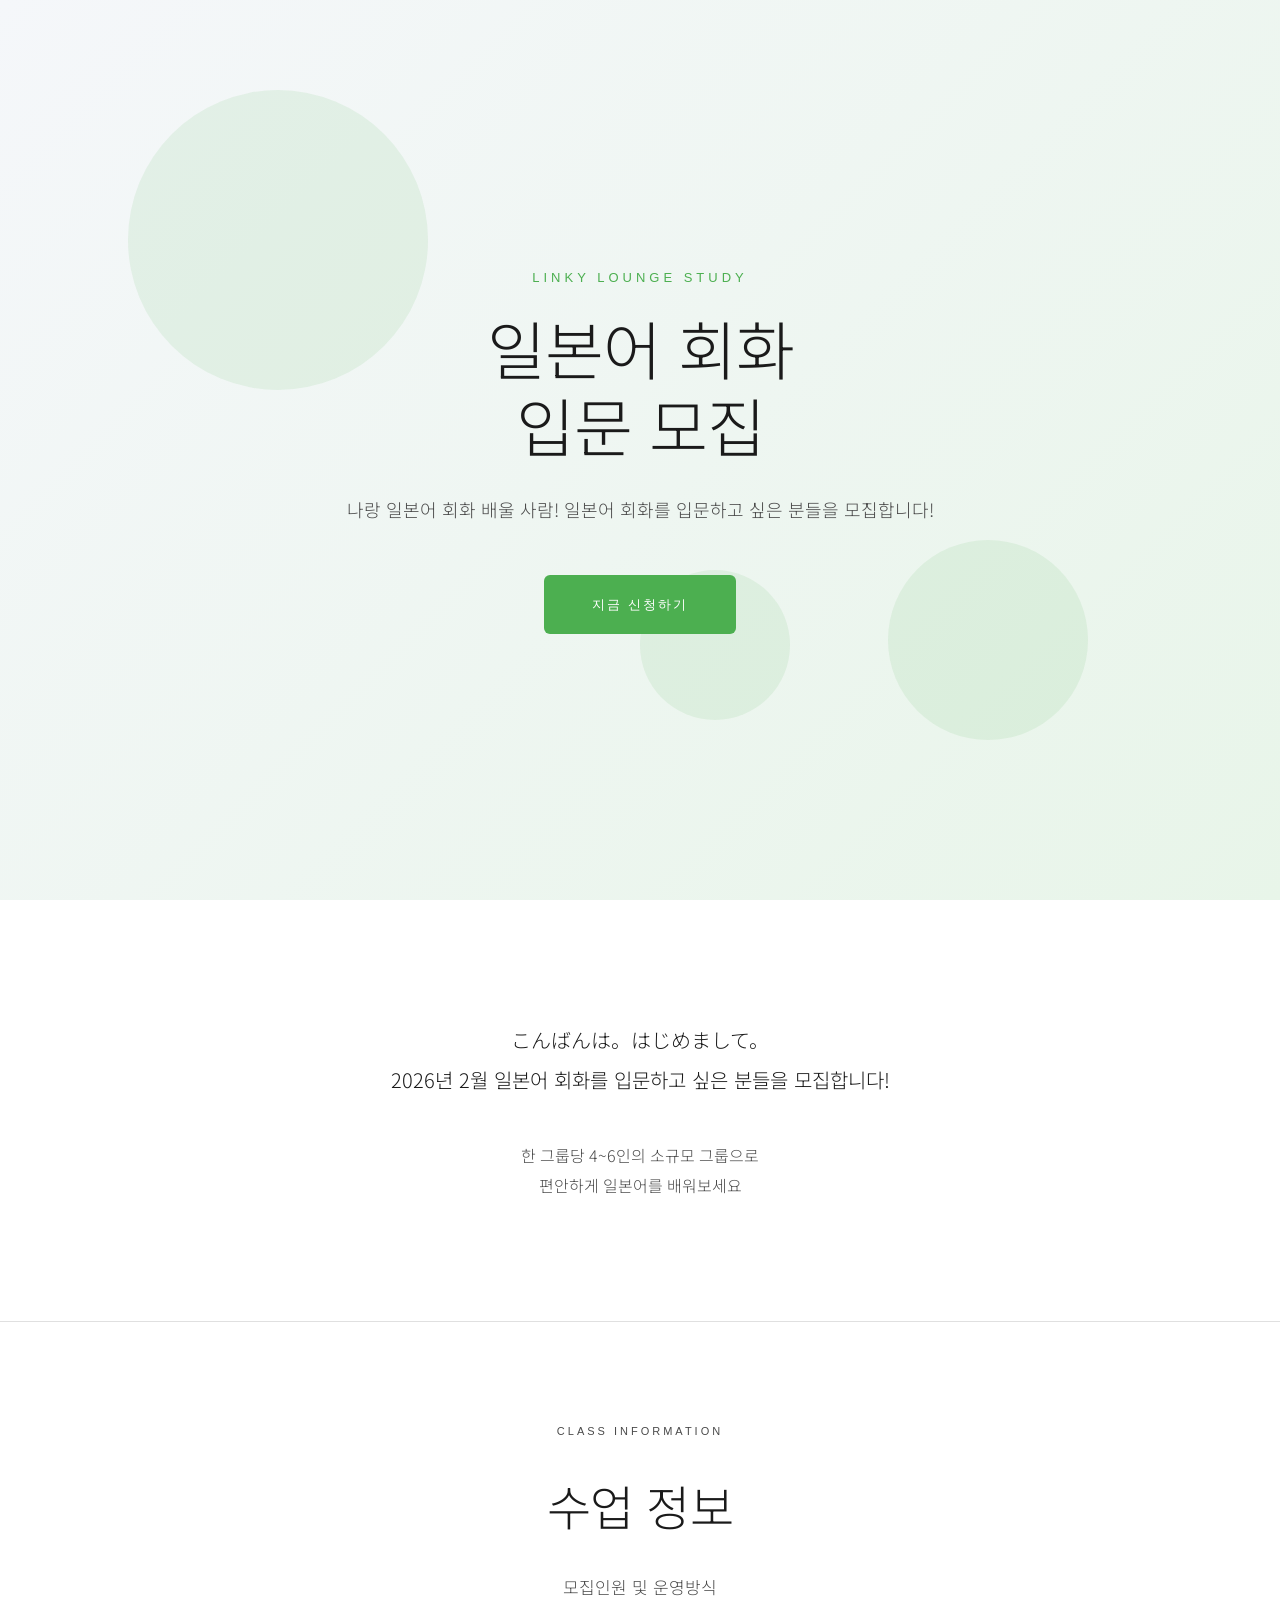
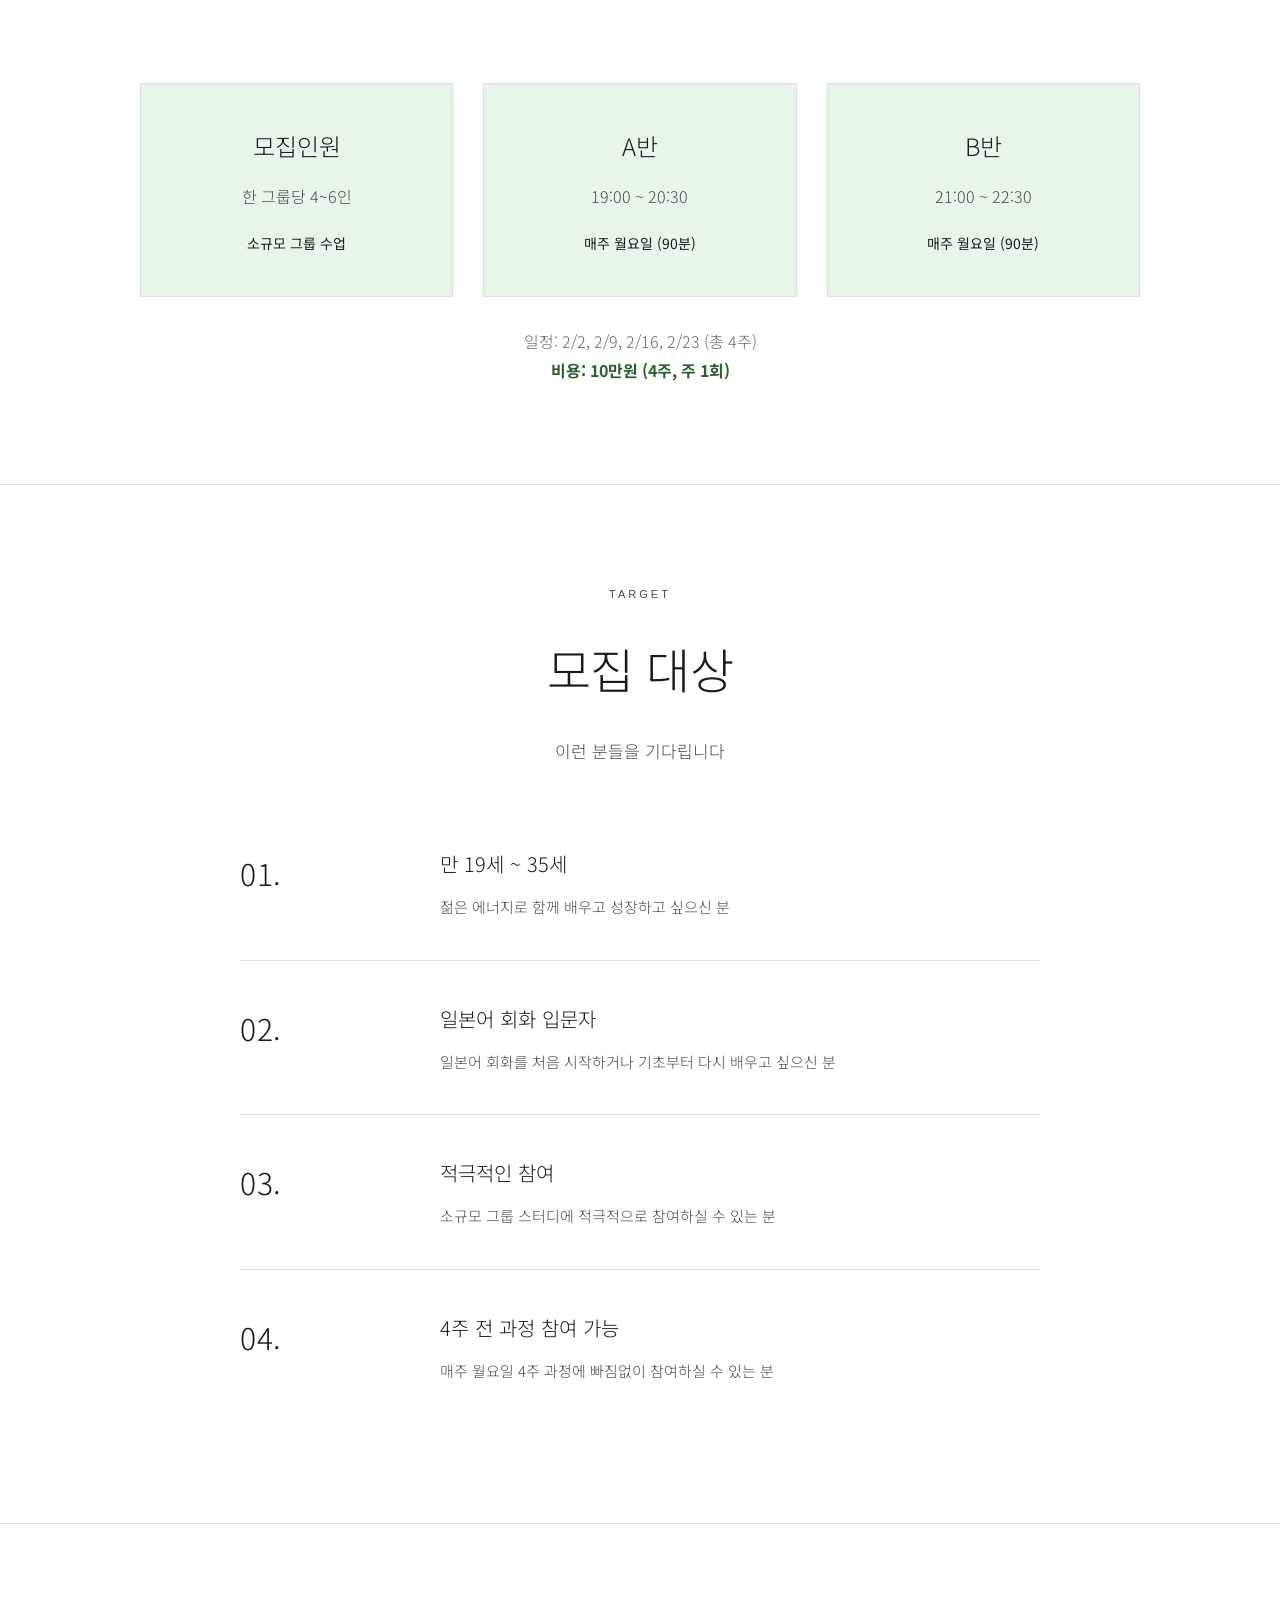
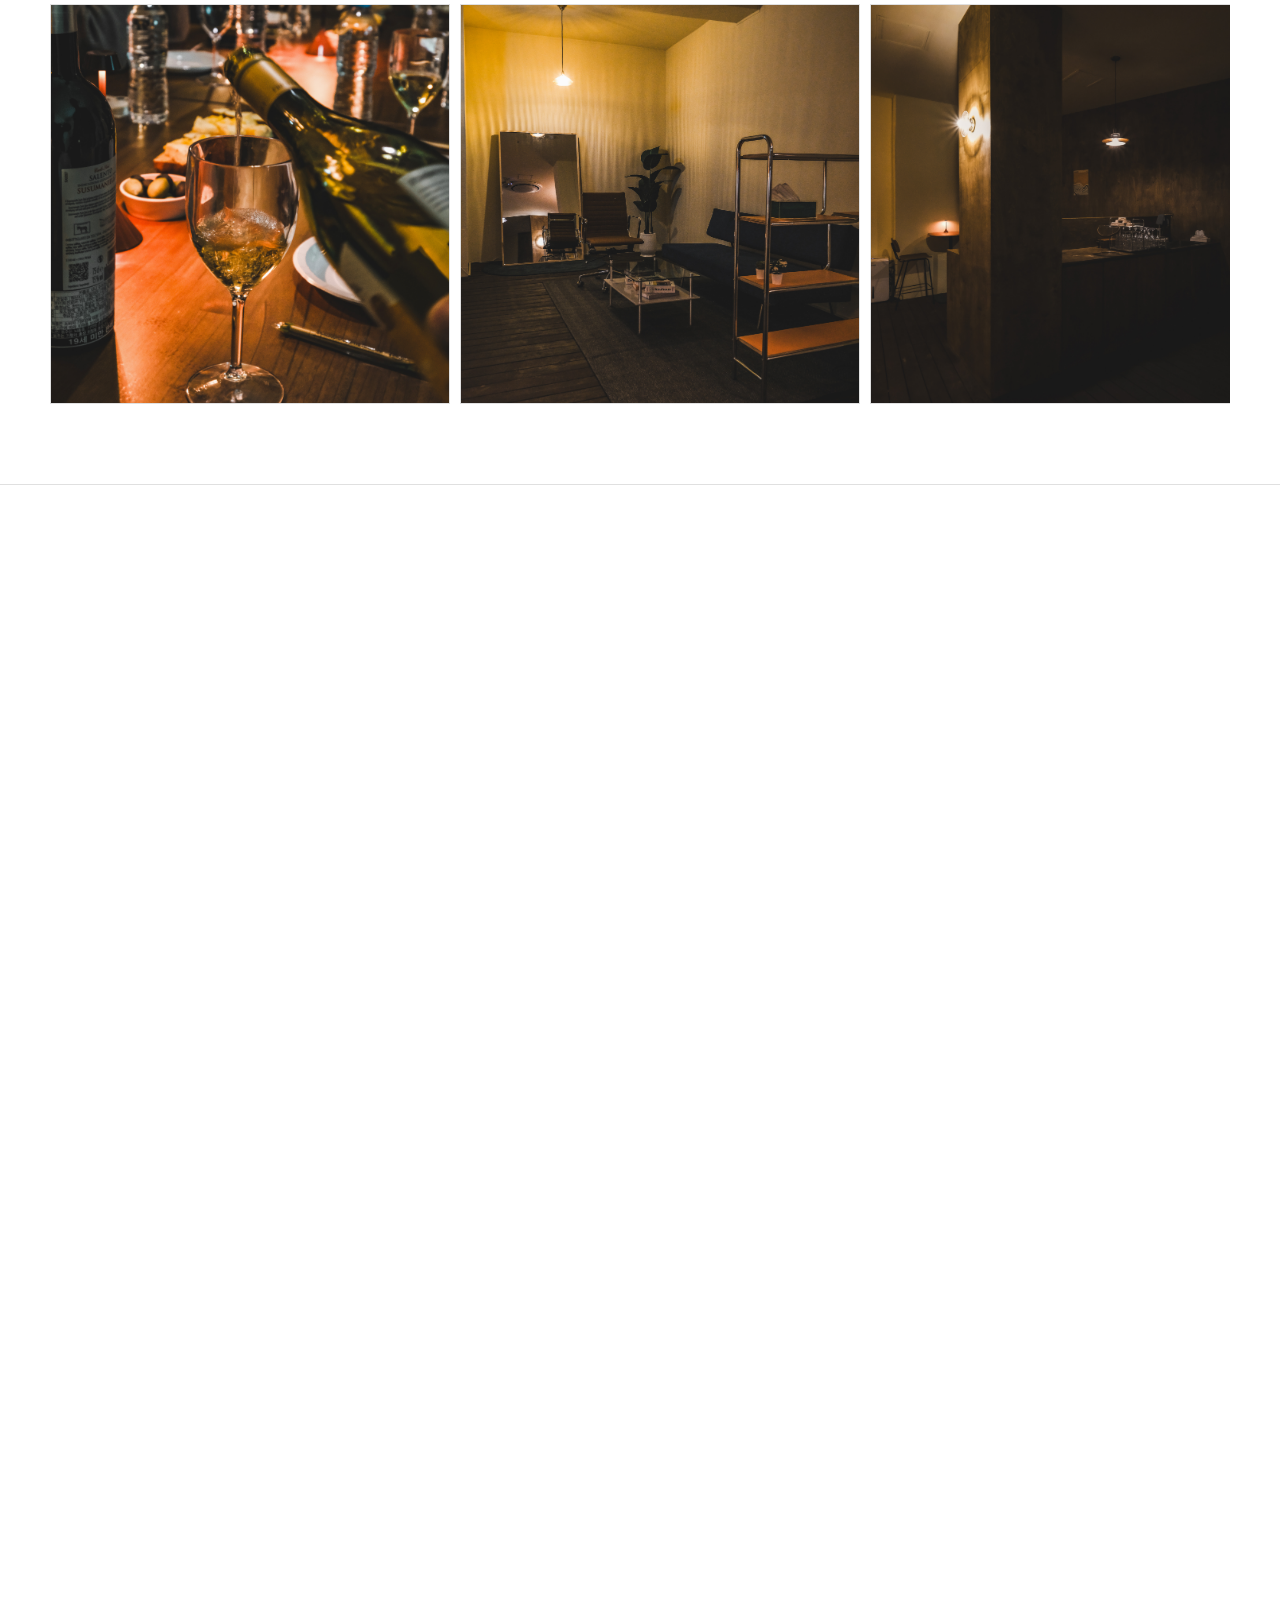
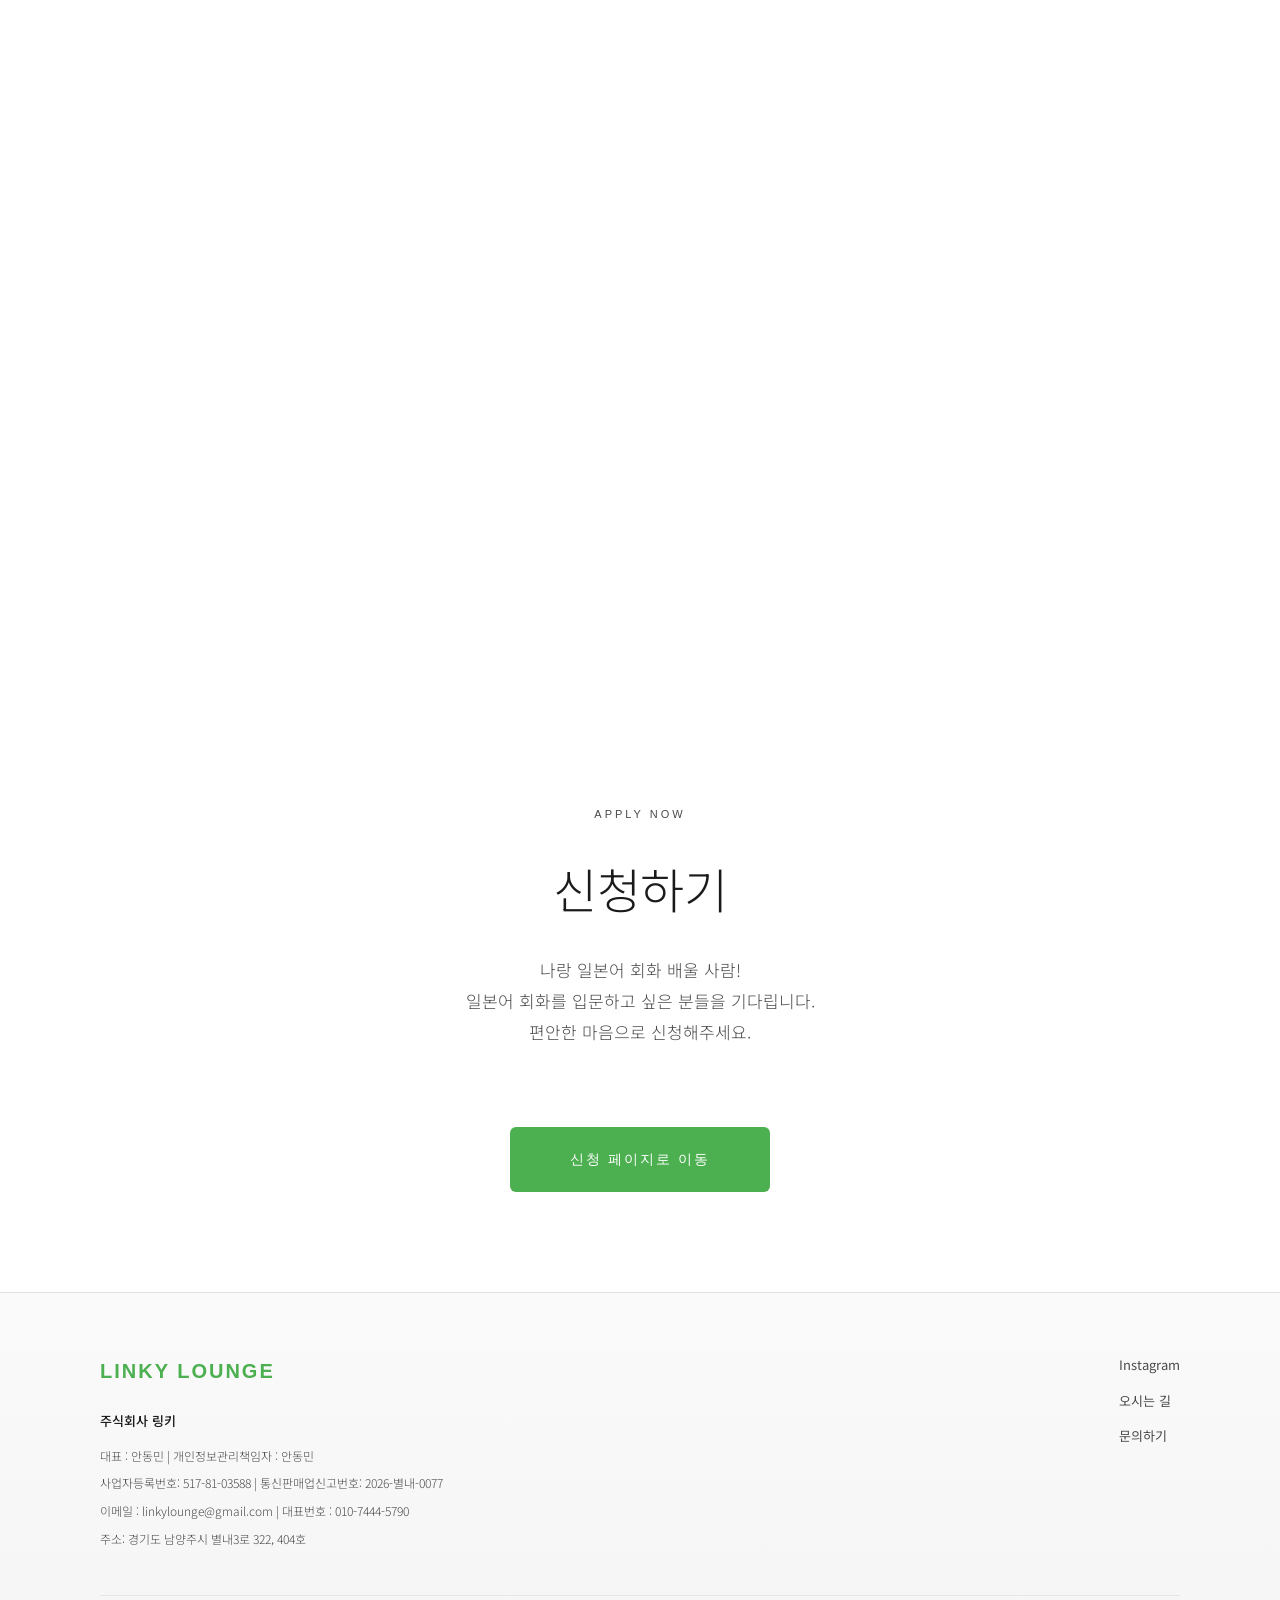
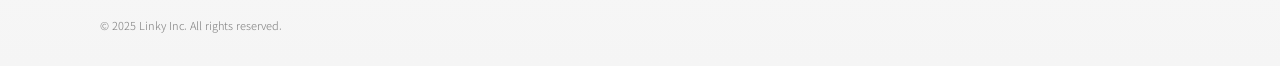
<file: index.html>
<!DOCTYPE html>
<html lang="ko">
<head>
    <meta charset="UTF-8">
    <meta name="viewport" content="width=device-width, initial-scale=1.0">
    <title>일본어 회화 입문 모집 - Linky Lounge Study</title>

    <!-- Open Graph Meta Tags -->
    <meta property="og:title" content="일본어 회화 입문 모집 - Linky Lounge Study">
    <meta property="og:description" content="나랑 일본어 회화 배울 사람! 2026년 2월 일본어 회화를 입문하고 싶은 분들을 모집합니다! 매주 월요일 4주 과정">
    <meta property="og:image" content="./link-ylounge-image/linky-japan-og.png">
    <meta property="og:site_name" content="Linky Lounge Japaness Study">

    <link rel="preconnect" href="https://fonts.googleapis.com">
    <link rel="preconnect" href="https://fonts.gstatic.com" crossorigin>
    <link href="https://fonts.googleapis.com/css2?family=Noto+Sans+KR:wght@300;400&display=swap" rel="stylesheet">
    <link href="https://fonts.cdnfonts.com/css/futura-pt" rel="stylesheet">
	<link rel="stylesheet" href="./index.css" />
	<script src="./index.js" defer></script>
</head>
<body>
    <!-- ========================================
        최상단 히어로 섹션
    ======================================== -->
    <div class="top-hero-section">
        <div class="hero-background">
            <div class="floating-circle circle-1"></div>
            <div class="floating-circle circle-2"></div>
            <div class="floating-circle circle-3"></div>
        </div>
        <div class="hero-content">
            <p class="hero-label">LINKY LOUNGE STUDY</p>
            <h1 class="hero-title georgia">일본어 회화<br>입문 모집</h1>
            <p class="hero-subtitle">
                나랑 일본어 회화 배울 사람!<br class="mobile-break">
                일본어 회화를 입문하고 싶은 분들을 모집합니다!
            </p>
            <a href="https://study-apply.vercel.app/" class="btn-primary">지금 신청하기</a>
        </div>
    </div>

    <!-- ========================================
        메인 초대장 콘텐츠
    ======================================== -->
    <!-- Philosophy Section -->
    <section class="philosophy">
        <div class="container">
            <div class="philosophy-content">
                <p class="philosophy-text">
                    こんばんは。はじめまして。<br>
                    2026년 2월 일본어 회화를 <br class="mobile-break">입문하고 싶은 분들을 모집합니다!
                </p>
                <p class="philosophy-subtext">
                    한 그룹당 4~6인의 소규모 그룹으로<br>
                    편안하게 일본어를 배워보세요
                </p>
            </div>
        </div>
    </section>

    <section class="dates fade-in-up">
        <div class="container">
            <div class="section-header">
                <div class="section-label">CLASS INFORMATION</div>
                <h2 class="section-title georgia">수업 정보</h2>
                <p class="section-description">
                    모집인원 및 운영방식
                </p>
            </div>
            <div class="dates-grid">
                <div class="date-card">
                    <div class="date">모집인원</div>
                    <div class="time">한 그룹당 4~6인</div>
                    <div class="seats">소규모 그룹 수업</div>
                </div>
                <div class="date-card">
                    <div class="date">A반</div>
                    <div class="time">19:00 ~ 20:30</div>
                    <div class="seats">매주 월요일 (90분)</div>
                </div>
                <div class="date-card">
                    <div class="date">B반</div>
                    <div class="time">21:00 ~ 22:30</div>
                    <div class="seats">매주 월요일 (90분)</div>
                </div>
            </div>
            <div style="text-align: center; margin-top: 30px;">
                <p style="font-size: 16px; color: #666;">
                    일정: 2/2, 2/9, 2/16, 2/23 (총 4주)<br>
                    <strong style="color: #2c5f2d;">비용: 10만원 (4주, 주 1회)</strong>
                </p>
            </div>
        </div>
    </section>

    <!-- Program Section -->
    <section class="program fade-in-up">
        <div class="container">
            <div class="section-header">
                <div class="section-label">TARGET</div>
                <h2 class="section-title georgia">모집 대상</h2>
                <p class="section-description">
                    이런 분들을 기다립니다
                </p>
            </div>
            <div class="timeline">
                <div class="timeline-item">
                    <div class="timeline-time">01.</div>
                    <div class="timeline-content">
                        <h3>만 19세 ~ 35세</h3>
                        <p>젊은 에너지로 함께 배우고 <br class="mobile-break">성장하고 싶으신 분</p>
                    </div>
                </div>
                <div class="timeline-item">
                    <div class="timeline-time">02.</div>
                    <div class="timeline-content">
                        <h3>일본어 회화 입문자</h3>
                        <p>일본어 회화를 처음 시작하거나 <br class="mobile-break">기초부터 다시 배우고 싶으신 분</p>
                    </div>
                </div>
                <div class="timeline-item">
                    <div class="timeline-time">03.</div>
                    <div class="timeline-content">
                        <h3>적극적인 참여</h3>
                        <p>소규모 그룹 스터디에 <br class="mobile-break">적극적으로 참여하실 수 있는 분</p>
                    </div>
                </div>
                <div class="timeline-item">
                    <div class="timeline-time">04.</div>
                    <div class="timeline-content">
                        <h3>4주 전 과정 참여 가능</h3>
                        <p>매주 월요일 4주 과정에 <br class="mobile-break">빠짐없이 참여하실 수 있는 분</p>
                    </div>
                </div>
            </div>
        </div>
    </section>

    <!-- Image Slider -->
    <section class="image-slider-section">
        <div class="slider-container">
            <div class="slider-wrapper">
                <button class="slider-arrow prev" id="prevBtn">‹</button>
                <div class="slider-track" id="sliderTrack">
                    <div class="slider-item square">
                        <img src="link-ylounge-image/b.jpg" alt="Gallery Image 1">
                    </div>
                    <div class="slider-item square">
                        <img src="link-ylounge-image/c.jpg" alt="Gallery Image 2">
                    </div>
                    <div class="slider-item square">
                        <img src="link-ylounge-image/d.jpg" alt="Gallery Image 3">
                    </div>
                    <div class="slider-item">
                        <img src="link-ylounge-image/e.jpg" alt="Gallery Image 4">
                    </div>
                    <div class="slider-item">
                        <img src="link-ylounge-image/f.jpg" alt="Gallery Image 5">
                    </div>
                    <div class="slider-item">
                        <img src="link-ylounge-image/g.jpg" alt="Gallery Image 6">
                    </div>
                    <div class="slider-item">
                        <img src="link-ylounge-image/h.jpg" alt="Gallery Image 7">
                    </div>
                    <!-- 무한 스크롤을 위한 복제 이미지 -->
                    <div class="slider-item square">
                        <img src="link-ylounge-image/b.jpg" alt="Gallery Image 1">
                    </div>
                    <div class="slider-item square">
                        <img src="link-ylounge-image/c.jpg" alt="Gallery Image 2">
                    </div>
                    <div class="slider-item square">
                        <img src="link-ylounge-image/d.jpg" alt="Gallery Image 3">
                    </div>
                    <div class="slider-item">
                        <img src="link-ylounge-image/e.jpg" alt="Gallery Image 4">
                    </div>
                    <div class="slider-item">
                        <img src="link-ylounge-image/f.jpg" alt="Gallery Image 5">
                    </div>
                    <div class="slider-item">
                        <img src="link-ylounge-image/g.jpg" alt="Gallery Image 6">
                    </div>
                    <div class="slider-item">
                        <img src="link-ylounge-image/h.jpg" alt="Gallery Image 7">
                    </div>
                </div>
                <button class="slider-arrow next" id="nextBtn">›</button>
            </div>
        </div>
    </section>
    <!-- Location Section -->
    <section class="gallery fade-in-up">
        <div class="container">
            <div class="section-header fade-in-up">
                <div class="section-label">LOCATION</div>
                <h2 class="section-title georgia">찾아오시는 길</h2>
                <p class="section-description">
                    서울 동작구 동작대로7길 44 지하1층 링키라운지
                </p>
            </div>
            <div class="location-map-container">
                <div class="fade-in-up location-map-wrapper">
                    <img src="link-ylounge-image/길.jpg" alt="찾아오시는 길">
                </div>
                <div class="fade-in-up location-map-buttons">
                    <a href="https://naver.me/FLebi2a9" target="_blank" class="btn-primary">길 찾아오기</a>
                </div>
            </div>
        </div>
    </section>
    <!-- Details Section -->
    <section class="details fade-in-up">
        <div class="container">
            <div class="section-header fade-in-up">
                <div class="section-label">DETAILS</div>
                <h2 class="section-title georgia">상세 정보</h2>
            </div>
            <div class="details-grid">
                <div class="detail-item fade-in-up">
                    <div class="detail-label">LOCATION</div>
                    <div class="detail-value">LINKY LOUNGE</div>
                    <div class="detail-note">서울 동작구 동작대로7길 44<br>지하1층 링키라운지</div>
                </div>
                <div class="detail-item fade-in-up">
                    <div class="detail-label">PRICE</div>
                    <div class="detail-highlight">₩100,000</div>
                    <div class="detail-note">4주 과정 (주 1회, 회당 90분)<br>신청기간: 2026.01.06 ~ 마감시</div>
                </div>
            </div>
        </div>
    </section>

	<!-- Application CTA Section -->
    <section class="application-cta" id="apply">
        <div class="container">
            <div class="section-header">
                <div class="section-label">APPLY NOW</div>
                <h2 class="section-title georgia">신청하기</h2>
                <p class="section-description">
                    나랑 일본어 회화 배울 사람!<br>
                    일본어 회화를 입문하고 싶은 분들을 기다립니다.<br>
                    편안한 마음으로 신청해주세요.
                </p>
            </div>
            <div style="text-align: center; margin-top: 50px;">
                <a href="https://study-apply.vercel.app/" class="btn-primary" style="padding: 20px 60px; font-size: 14px;">신청 페이지로 이동</a>
            </div>
        </div>
    </section>

    <!-- Floating Apply Button -->
    <div class="floating-apply-btn" id="floatingApplyBtn">
        <a href="https://study-apply.vercel.app/" class="btn-primary">신청하기</a>
    </div>

    <!-- Footer -->
    <footer class="footer">
        <div class="container">
            <div class="footer-content">
                <div>
                    <div class="footer-logo georgia">LINKY LOUNGE</div>
                    <div class="footer-info">
                        <p>주식회사 링키</p>
                        <p>대표 : 안동민 | 개인정보관리책임자 : 안동민</p>
                        <p>사업자등록번호: 517-81-03588 | 통신판매업신고번호: 2026-별내-0077</p>
                        <p>이메일 : linkylounge@gmail.com | 대표번호 : 010-7444-5790</p>
                        <p>주소: 경기도 남양주시 별내3로 322, 404호</p>
                    </div>
                </div>
                <div class="footer-links">
                    <a href="https://www.instagram.com/linky_lounge/" target="_blank" class="footer-link">Instagram</a>
                    <a href="https://naver.me/F4LgLoQx" target="_blank" class="footer-link">오시는 길</a>
                    <a href="https://www.instagram.com/linky_lounge/" target="_blank" class="footer-link">문의하기</a>
                </div>
            </div>
            <p class="footer-copyright">
                © 2025 Linky Inc. All rights reserved.
            </p>
        </div>
    </footer>
</body>
</html>
</file>
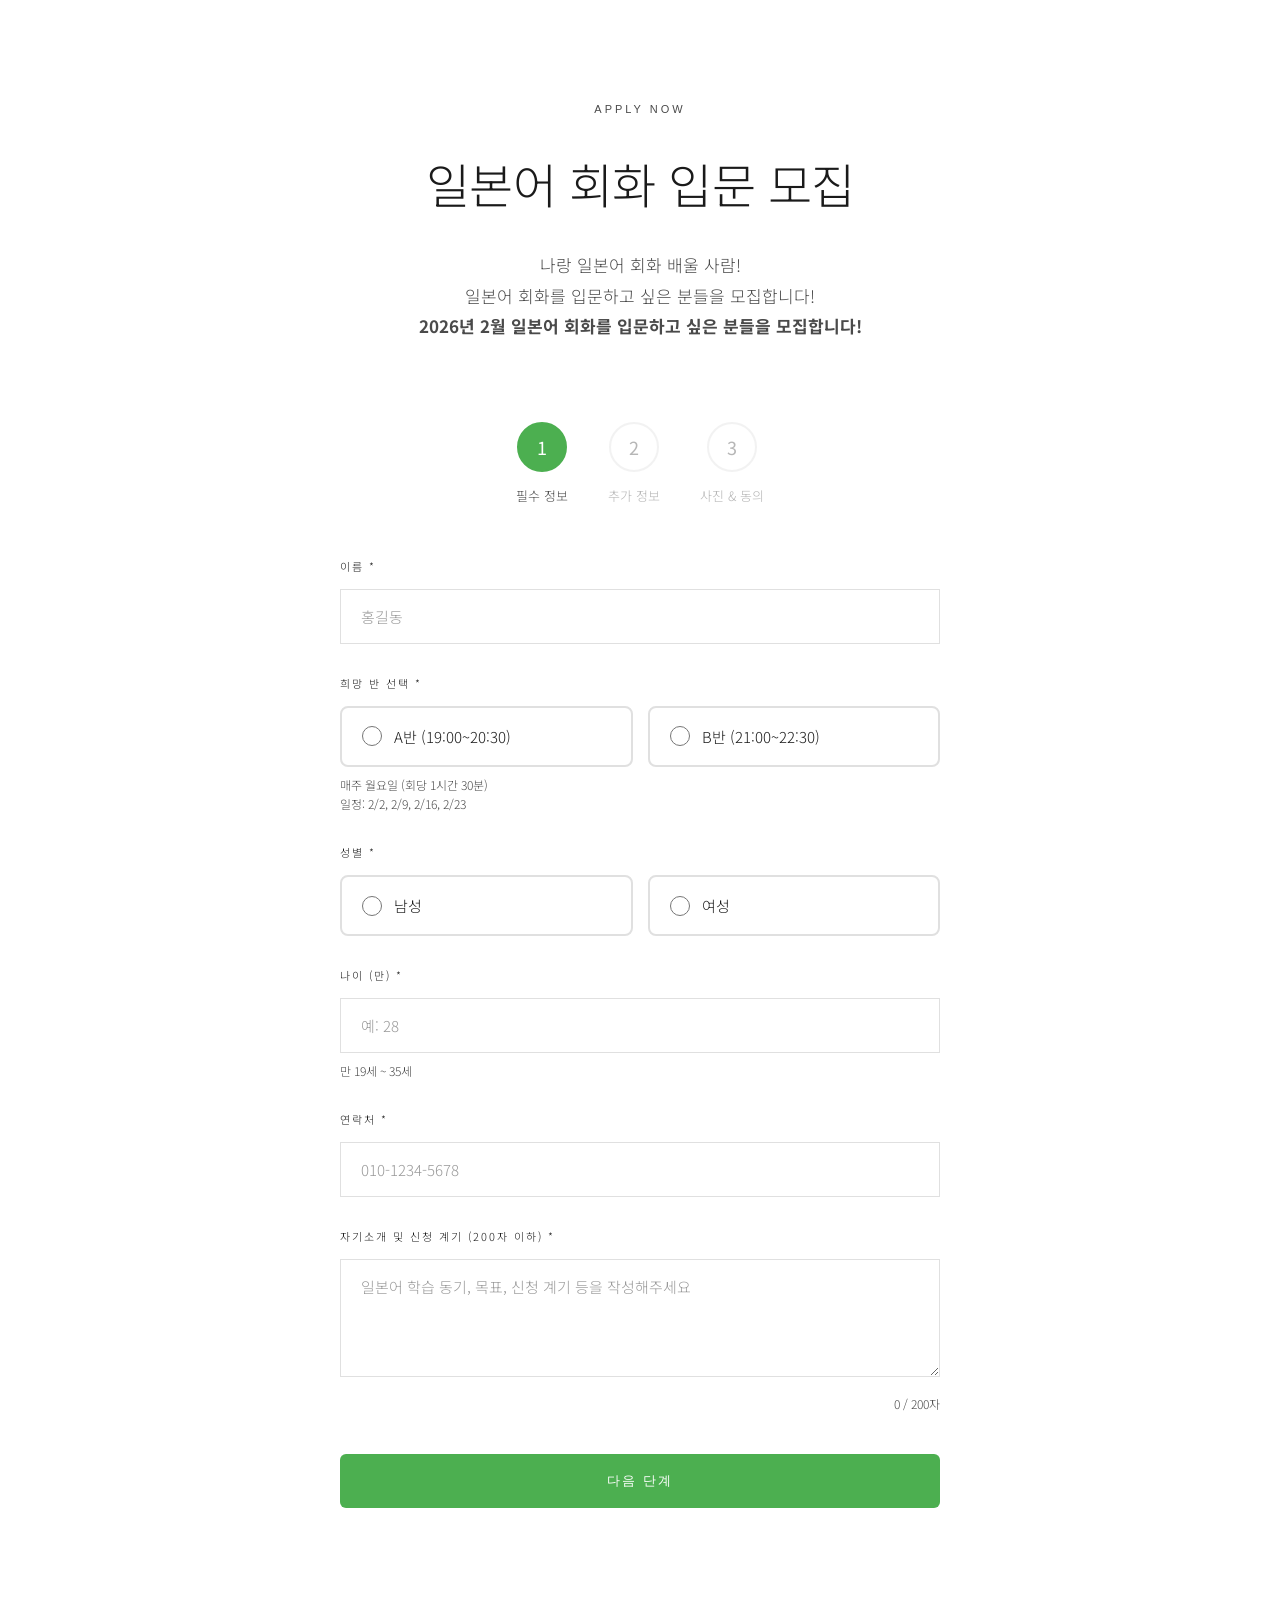
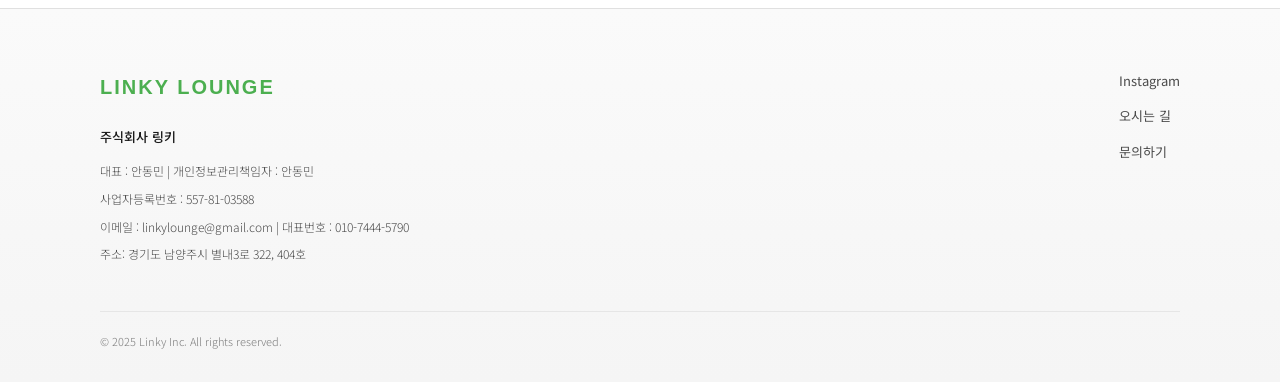
<file: apply.html>
<!DOCTYPE html>
<html lang="ko">
<head>
    <meta charset="UTF-8">
    <meta name="viewport" content="width=device-width, initial-scale=1.0">
    <title>신청하기 - 일본어 회화 입문 모집 | Linky Lounge</title>

    <!-- Open Graph Meta Tags -->
    <meta property="og:title" content="신청하기 - 일본어 회화 입문 모집 | Linky Lounge">
    <meta property="og:description" content="나랑 일본어 회화 배울 사람! 매주 월요일 4주 과정 일본어 회화 스터디 모집">
    <meta property="og:image" content="./link-ylounge-image/main.jpg">
    <meta property="og:site_name" content="Linky Lounge Study">

    <link rel="preconnect" href="https://fonts.googleapis.com">
    <link rel="preconnect" href="https://fonts.gstatic.com" crossorigin>
    <link href="https://fonts.googleapis.com/css2?family=Noto+Sans+KR:wght@300;400&display=swap" rel="stylesheet">
    <link href="https://fonts.cdnfonts.com/css/futura-pt" rel="stylesheet">
    <link rel="stylesheet" href="./index.css" />
    <script src="./apply.js" defer></script>
</head>
<body>
    <!-- Application Form -->
    <section class="application" id="apply">
        <div class="container">
            <div class="section-header">
                <div class="section-label">APPLY NOW</div>
                <h2 class="section-title georgia">일본어 회화 입문 모집</h2>
                <p class="section-description">
                    나랑 일본어 회화 배울 사람!<br>
                    일본어 회화를 입문하고 싶은 분들을 모집합니다!<br>
                    <strong>2026년 2월 일본어 회화를 입문하고 싶은 분들을 모집합니다!</strong>
                </p>
            </div>

            <!-- Progress Steps -->
            <div class="form-progress">
                <div class="progress-step active" data-step="1">
                    <div class="progress-number">1</div>
                    <div class="progress-label">필수 정보</div>
                </div>
                <div class="progress-step" data-step="2">
                    <div class="progress-number">2</div>
                    <div class="progress-label">추가 정보</div>
                </div>
                <div class="progress-step" data-step="3">
                    <div class="progress-number">3</div>
                    <div class="progress-label">사진 & 동의</div>
                </div>
            </div>

            <form class="application-form" id="applicationForm">
                <!-- Step 1: 필수 정보 -->
                <div class="form-step active" id="step1">
                    <div class="form-group">
                        <label class="form-label">이름 *</label>
                        <input type="text" name="name" class="form-input" required placeholder="홍길동">
                    </div>
                    <div class="form-group">
                        <label class="form-label">희망 반 선택 *</label>
                        <div class="radio-group">
                            <label class="radio-label">
                                <input type="radio" name="class" value="A반 (19:00~20:30)" required>
                                <span class="radio-text">A반 (19:00~20:30)</span>
                            </label>
                            <label class="radio-label">
                                <input type="radio" name="class" value="B반 (21:00~22:30)" required>
                                <span class="radio-text">B반 (21:00~22:30)</span>
                            </label>
                        </div>
                        <div class="form-note">
                            매주 월요일 (회당 1시간 30분)<br>
                            일정: 2/2, 2/9, 2/16, 2/23
                        </div>
                    </div>
                    <div class="form-group">
                        <label class="form-label">성별 *</label>
                        <div class="radio-group">
                            <label class="radio-label">
                                <input type="radio" name="gender" value="남성" required>
                                <span class="radio-text">남성</span>
                            </label>
                            <label class="radio-label">
                                <input type="radio" name="gender" value="여성" required>
                                <span class="radio-text">여성</span>
                            </label>
                        </div>
                    </div>
                    <div class="form-group">
                        <label class="form-label">나이 (만) *</label>
                        <input type="number" name="age" class="form-input" required placeholder="예: 28" min="19" max="35">
                        <div class="form-note">
                            만 19세 ~ 35세
                        </div>
                    </div>
                    <div class="form-group">
                        <label class="form-label">연락처 *</label>
                        <input type="tel" name="phone" class="form-input" required placeholder="010-1234-5678">
                    </div>
                    <div class="form-group">
                        <label class="form-label">자기소개 및 신청 계기 (200자 이하) *</label>
                        <textarea name="introduction" class="form-input textarea-resize" required placeholder="일본어 학습 동기, 목표, 신청 계기 등을 작성해주세요" maxlength="200" rows="4"></textarea>
                        <div class="char-counter">
                            <span id="charCount">0</span> / 200자
                        </div>
                    </div>
                    <button type="button" class="submit-button" id="nextStep1">다음 단계</button>
                </div>

                <!-- Step 2: 추가 정보 -->
                <div class="form-step" id="step2">
                    <div class="form-group">
                        <label class="form-label">직업 (선택)</label>
                        <input type="text" name="job" class="form-input" placeholder="예: 마케터, 개발자 등">
                    </div>
                    <div class="form-group">
                        <label class="form-label">Instagram ID (선택)</label>
                        <input type="text" name="instagram" class="form-input" placeholder="@your_instagram_id">
                    </div>
                    <div class="form-group">
                        <label class="form-label">알게 된 경로 (선택)</label>
                        <select name="source" class="form-input">
                            <option value="">선택해주세요</option>
                            <option value="Instagram">Instagram</option>
                            <option value="지인 추천">지인 추천</option>
                            <option value="검색">검색</option>
                            <option value="기타">기타</option>
                        </select>
                    </div>
                    <div class="form-group">
                        <label class="form-label">추천인 (선택)</label>
                        <input type="text" name="referrer" class="form-input" placeholder="추천해주신 분의 성함">
                    </div>
                    <div class="form-buttons">
                        <button type="button" class="btn-previous" id="prevStep2">이전</button>
                        <button type="button" class="btn-next" id="nextStep2">다음 단계</button>
                    </div>
                </div>

                <!-- Step 3: 사진 & 동의 -->
                <div class="form-step" id="step3">
                    <div class="form-group">
                        <label class="form-label">사진 *</label>
                        <div class="file-upload-container">
                            <input type="file" id="photoInput" name="photo" class="file-input-hidden" accept="image/*">
                            <button type="button" id="photoUploadBtn" class="file-upload-btn" onclick="document.getElementById('photoInput').click()">사진 선택</button>
                            <span id="fileNameDisplay" class="file-name">선택된 파일 없음</span>
                        </div>
                        <div class="form-note">
                            얼굴이 드러나는 사진을 첨부해 주세요.  수강생 확인 및 안전한 수업 환경 조성을 위해 사용됩니다.
                        </div>
                        <img id="photoPreview" class="photo-preview">
                    </div>
                    <div class="form-group form-privacy-section">
                        <label class="form-checkbox-label">
                            <input type="checkbox" name="privacy_agree" required>
                            <span>개인정보 수집 및 이용에 동의합니다 *</span>
                        </label>
                        <div class="form-privacy-notice">
                            신청자 개별 연락 예정<br>
                            <strong>비용: 10만원 (4주, 주 1회)</strong><br>
                            참가자로 선정된 분들은 결제 후 최종 참가 확정되며 조기 마감될 수 있습니다.
                        </div>
                    </div>
                    <div class="form-buttons">
                        <button type="button" class="btn-previous" id="prevStep3">이전</button>
                        <button type="submit" class="btn-next">신청 완료하기</button>
                    </div>
                </div>
            </form>
        </div>
    </section>

    <!-- Loading Overlay -->
    <div id="loadingOverlay" class="loading-overlay">
        <div class="loading-content">
            <div class="loading-spinner"></div>
            <p class="loading-text">신청 중입니다...</p>
        </div>
    </div>

    <!-- Footer -->
    <footer class="footer">
        <div class="container">
            <div class="footer-content">
                <div>
                    <div class="footer-logo georgia">LINKY LOUNGE</div>
                    <div class="footer-info">
                        <p>주식회사 링키</p>
                        <p>대표 : 안동민 | 개인정보관리책임자 : 안동민</p>
                        <p>사업자등록번호 : 557-81-03588</p>
                        <p>이메일 : linkylounge@gmail.com | 대표번호 : 010-7444-5790</p>
                        <p>주소: 경기도 남양주시 별내3로 322, 404호</p>
                    </div>
                </div>
                <div class="footer-links">
                    <a href="https://www.instagram.com/linky_lounge/" target="_blank" class="footer-link">Instagram</a>
                    <a href="https://naver.me/F4LgLoQx" target="_blank" class="footer-link">오시는 길</a>
                    <a href="https://www.instagram.com/linky_lounge/" target="_blank" class="footer-link">문의하기</a>
                </div>
            </div>
            <p class="footer-copyright">
                © 2025 Linky Inc. All rights reserved.
            </p>
        </div>
    </footer>
</body>
</html>
</file>
<file: index.css>
* {
    margin: 0;
    padding: 0;
    box-sizing: border-box;
}

:root {
    --bg-color: #FFFFFF;
    --text-primary: #1a1a1a;
    --text-secondary: #4a4a4a;
    --border-color: #e0e0e0;
    --accent-color: #4CAF50;
    --light-green: #E8F5E9;
    --medium-green: #66BB6A;
}

html {
    scroll-behavior: smooth;
}

body {
    font-family: 'Noto Sans KR', -apple-system, BlinkMacSystemFont, sans-serif;
    color: var(--text-primary);
    line-height: 1.8;
    background: var(--bg-color);
    font-weight: 300;
    -webkit-font-smoothing: antialiased;
    overflow-x: hidden;
}

/* 영어 전용 요소 */
.english-only {
    font-family: 'Futura PT', 'Futura', sans-serif;
}

/* 영어 제목 */
.english-title {
    font-family: 'Futura PT', 'Futura', sans-serif;
    font-weight: 600;
}

/* 영어 본문 */
.english-body {
    font-family: 'Futura PT', 'Futura', sans-serif;
    font-weight: 400;
}

.container {
    max-width: 1140px;
    margin: 0 auto;
    padding: 0 30px;
}

.georgia {
    font-family: 'Noto Sans KR', sans-serif;
    font-weight: 300;
}

/* ========================================
   최상단 히어로 섹션
   ======================================== */
.top-hero-section {
    width: 100%;
    min-height: 100vh;
    position: relative;
    overflow: hidden;
    display: flex;
    align-items: center;
    justify-content: center;
    background: linear-gradient(135deg, #f5f7fa 0%, #E8F5E9 100%);
}

.hero-background {
    position: absolute;
    top: 0;
    left: 0;
    width: 100%;
    height: 100%;
    z-index: 1;
}

.floating-circle {
    position: absolute;
    border-radius: 50%;
    background: rgba(76, 175, 80, 0.1);
    animation: float 20s ease-in-out infinite;
}

.circle-1 {
    width: 300px;
    height: 300px;
    top: 10%;
    left: 10%;
    animation-delay: 0s;
}

.circle-2 {
    width: 200px;
    height: 200px;
    top: 60%;
    right: 15%;
    animation-delay: 5s;
}

.circle-3 {
    width: 150px;
    height: 150px;
    bottom: 20%;
    left: 50%;
    animation-delay: 10s;
}

@keyframes float {
    0%, 100% {
        transform: translate(0, 0) scale(1);
    }
    33% {
        transform: translate(30px, -30px) scale(1.1);
    }
    66% {
        transform: translate(-20px, 20px) scale(0.9);
    }
}

.hero-content {
    position: relative;
    z-index: 2;
    text-align: center;
    max-width: 820px;
    padding: 0 30px;
    animation: fadeInUp 1s ease-out;
}

@keyframes fadeInUp {
    from {
        opacity: 0;
        transform: translateY(30px);
    }
    to {
        opacity: 1;
        transform: translateY(0);
    }
}

/* Image Placeholder */
.image-placeholder {
    width: 100%;
    height: 100%;
    background:
        repeating-linear-gradient(
            45deg,
            #f5f5f5,
            #f5f5f5 10px,
            #FFFFFF 10px,
            #FFFFFF 20px
        );
    display: flex;
    align-items: center;
    justify-content: center;
    color: var(--text-primary);
    font-size: 14px;
    font-weight: 300;
    letter-spacing: 1px;
    position: relative;
}

.image-placeholder::after {
    content: 'IMAGE AREA';
    background: var(--bg-color);
    padding: 12px 24px;
    border: 2px solid var(--accent-color);
}

/* Hero Section */
.hero {
    display: none;
}

.hero-label {
    font-size: 13px;
    letter-spacing: 4px;
    text-transform: uppercase;
    color: var(--accent-color);
    margin-bottom: 20px;
    font-weight: 500;
    font-family: 'Futura PT', 'Futura', sans-serif;
}

.hero-title {
    font-size: 64px;
    font-weight: 300;
    margin-bottom: 30px;
    letter-spacing: -1px;
    line-height: 1.2;
    font-family: 'Noto Sans KR', sans-serif;
    color: var(--text-primary);
}

.hero-subtitle {
    font-size: 18px;
    color: var(--text-secondary);
    margin-bottom: 50px;
    font-weight: 300;
    line-height: 1.8;
}

.btn-primary {
    display: inline-block;
    padding: 18px 48px;
    font-size: 13px;
    letter-spacing: 2px;
    text-transform: uppercase;
    background: var(--accent-color);
    color: white;
    text-decoration: none;
    border: none;
    cursor: pointer;
    transition: all 0.3s ease;
    font-weight: 400;
    font-family: 'Futura PT', 'Futura', sans-serif;
    border-radius: 6px;
}

.btn-primary:hover {
    background: var(--medium-green);
    transform: translateY(-2px);
    box-shadow: 0 4px 12px rgba(76, 175, 80, 0.3);
}

/* Image Slider Section */
.image-slider-section {
    padding: 80px 50px;
    border-bottom: 1px solid var(--border-color);
    overflow: hidden;
}

.slider-container {
    position: relative;
    max-width: 100%;
    margin: 0 auto;
    padding: 0;
}

.slider-wrapper {
    position: relative;
    overflow: hidden;
}

.slider-track {
    display: flex;
    gap: 10px;
    animation: infiniteScroll 60s linear infinite;
    width: max-content;
    transition: transform 0.5s ease;
}

.slider-wrapper:hover .slider-track {
    animation-play-state: paused;
}

@keyframes infiniteScroll {
    0% {
        transform: translateX(0);
    }
    100% {
        transform: translateX(-50%);
    }
}

.slider-item {
    flex: 0 0 auto;
    height: 400px;
}

.slider-item img {
    height: 100%;
    width: auto;
    display: block;
	border: solid 1px var(--border-color);
}

.slider-item.square {
    width: 400px;
}

.slider-item.square img {
    width: 100%;
    height: 100%;
    object-fit: cover;
}

.slider-arrow {
    position: absolute;
    top: 50%;
    transform: translateY(-50%);
    background: rgba(76, 175, 80, 0.7);
    color: white;
    width: 50px;
    height: 50px;
    border: none;
    cursor: pointer;
    z-index: 10;
    display: flex;
    align-items: center;
    justify-content: center;
    font-size: 20px;
    transition: all 0.3s ease;
    opacity: 0;
    pointer-events: none;
    border-radius: 50%;
}

.slider-wrapper:hover .slider-arrow {
    opacity: 1;
    pointer-events: all;
}

.slider-arrow:hover {
    background: var(--accent-color);
}

.slider-arrow.prev {
    left: 10px;
}

.slider-arrow.next {
    right: 10px;
}

/* Section */
section {
    padding: 100px 0;
    border-bottom: 1px solid var(--border-color);
}

section:last-of-type {
    border-bottom: none;
}

.section-header {
    text-align: center;
    max-width: 720px;
    margin: 0 auto 80px;
}

.section-label {
    font-size: 11px;
    letter-spacing: 3px;
    text-transform: uppercase;
    color: var(--text-secondary);
    margin-bottom: 20px;
    font-weight: 400;
    font-family: 'Futura PT', 'Futura', sans-serif;
}

.section-title {
    font-size: 48px;
    font-weight: 300;
    margin-bottom: 24px;
    letter-spacing: -0.5px;
    font-family: 'Noto Sans KR', sans-serif;
    color: var(--text-primary);
}

.section-description {
    font-size: 17px;
    color: var(--text-secondary);
    line-height: 1.8;
    font-weight: 300;
}

/* Philosophy Section */
.philosophy {
    background: var(--bg-color);
    padding: 120px 0;
}

.philosophy-content {
    max-width: 800px;
    margin: 0 auto;
    text-align: center;
}

.philosophy-text {
    font-size: 20px;
    line-height: 2;
    color: var(--text-primary);
    margin-bottom: 40px;
    font-weight: 300;
}

.philosophy-subtext {
    font-size: 16px;
    color: var(--text-secondary);
    line-height: 1.9;
    font-weight: 300;
}

/* Program Timeline */
.timeline {
    max-width: 800px;
    margin: 0 auto;
}


.timeline-item {
    display: grid;
    grid-template-columns: 140px 1fr;
    gap: 60px;
    padding: 40px 0;
    border-bottom: 1px solid var(--border-color);
}

.timeline-item:first-child {
    padding-top: 0px;
}

.timeline-item:last-child {
    border-bottom: none;
}

.timeline-time {
    font-size: 30px;
    font-weight: 300;
    color: var(--text-primary);
    letter-spacing: 0.5px;
}

.timeline-content h3 {
    font-size: 20px;
    margin-bottom: 12px;
    font-weight: 300;
    color: var(--text-primary);
}

.timeline-content p {
    font-size: 15px;
    color: var(--text-secondary);
    line-height: 1.7;
    font-weight: 300;
}

/* Details */
.details-grid {
    display: grid;
    grid-template-columns: repeat(2, 1fr);
    gap: 40px;
    max-width: 900px;
    margin: 0 auto;
}

.detail-item {
    border: 1px solid var(--border-color);
    padding: 50px 40px;
    text-align: center;
    transition: all 0.3s ease;
    background: #FAFAFA;
}

.detail-item:hover {
    border-color: var(--accent-color);
    box-shadow: 0 4px 12px rgba(76, 175, 80, 0.15);
    transform: translateY(-4px);
}

.detail-label {
    font-size: 11px;
    letter-spacing: 2px;
    text-transform: uppercase;
    color: var(--text-secondary);
    margin-bottom: 20px;
    font-weight: 400;
    font-family: 'Futura PT', 'Futura', sans-serif;
}

.detail-value {
    font-size: 22px;
    margin-bottom: 8px;
    font-weight: 300;
    line-height: 1.5;
    color: var(--text-primary);
}

.detail-note {
    font-size: 14px;
    color: var(--text-secondary);
    font-weight: 300;
}

.detail-highlight {
    font-size: 32px;
    font-weight: 300;
    color: var(--text-primary);
    margin-bottom: 12px;
}

/* Dates Section */
.dates-grid {
    display: grid;
    grid-template-columns: repeat(3, 1fr);
    gap: 30px;
    max-width: 1000px;
    margin: 0 auto;
}

.date-card {
    border: 1px solid var(--border-color);
    padding: 40px 30px;
    text-align: center;
    transition: all 0.3s ease;
    background: var(--light-green);
}

.date-card:hover {
    border-color: var(--accent-color);
    box-shadow: 0 4px 12px rgba(76, 175, 80, 0.15);
    transform: translateY(-4px);
}

.date {
    font-size: 24px;
    font-weight: 300;
    margin-bottom: 15px;
    color: var(--text-primary);
}

.time {
    font-size: 16px;
    color: var(--text-secondary);
    margin-bottom: 20px;
    font-weight: 300;
}

.seats {
    font-size: 14px;
    font-weight: 400;
}

    .full {
        color: #a03131;
    }


/* Gallery Section */
.gallery-grid {
    display: grid;
    grid-template-columns: repeat(3, 1fr);
    gap: 30px;
}

.gallery-item {
    height: 320px;
    border: 1px solid var(--border-color);
    transition: transform 0.3s ease, box-shadow 0.3s ease;
}

.gallery-item:hover {
    transform: translateY(-4px);
    box-shadow: 0 8px 18px rgba(44, 36, 22, 0.08);
}

/* Location Section */
.location-map-container {
    max-width: 600px;
    margin: 0 auto;
}

.location-map-wrapper {
    width: 100%;
    aspect-ratio: 1;
    border: 1px solid var(--border-color);
    overflow: hidden;
}

.location-map-wrapper img {
    width: 100%;
    height: 100%;
    object-fit: cover;
}

.location-map-buttons {
    display: grid;
    gap: 20px;
    margin-top: 30px;
}

.location-map-buttons .btn-primary {
    text-align: center;
    padding: 18px 24px;
}

/* Form */
.application,
.application-cta {
    background: var(--bg-color);
}

.application-form {
    max-width: 600px;
    margin: 0 auto;
}

/* Form Progress */
.form-progress {
    display: flex;
    justify-content: center;
    align-items: center;
    gap: 40px;
    margin: 60px 0 50px;
    max-width: 600px;
    margin-left: auto;
    margin-right: auto;
}

.progress-step {
    display: flex;
    flex-direction: column;
    align-items: center;
    gap: 12px;
    position: relative;
    opacity: 0.4;
    transition: all 0.3s ease;
}

.progress-step.active {
    opacity: 1;
}

.progress-step.completed {
    opacity: 0.7;
}

.progress-number {
    width: 50px;
    height: 50px;
    border-radius: 50%;
    border: 2px solid var(--border-color);
    display: flex;
    align-items: center;
    justify-content: center;
    font-size: 18px;
    font-weight: 400;
    color: var(--text-secondary);
    transition: all 0.3s ease;
}

.progress-step.active .progress-number {
    background: var(--accent-color);
    color: white;
    border-color: var(--accent-color);
}

.progress-step.completed .progress-number {
    background: var(--medium-green);
    color: white;
    border-color: var(--medium-green);
}

.progress-label {
    font-size: 13px;
    color: var(--text-secondary);
    text-align: center;
    white-space: nowrap;
}

/* Form Steps */
.form-step {
    display: none;
    animation: fadeIn 0.5s ease;
}

.form-step.active {
    display: block;
}

@keyframes fadeIn {
    from {
        opacity: 0;
        transform: translateY(10px);
    }
    to {
        opacity: 1;
        transform: translateY(0);
    }
}

/* Form Buttons */
.form-buttons {
    display: grid;
    grid-template-columns: 1fr 1fr;
    gap: 15px;
    margin-top: 30px;
}

.btn-previous {
    width: 100%;
    padding: 18px 30px;
    font-size: 13px;
    letter-spacing: 2px;
    text-transform: uppercase;
    background: transparent;
    color: var(--text-primary);
    border: 1px solid var(--border-color);
    cursor: pointer;
    transition: all 0.3s ease;
    font-weight: 400;
    font-family: 'Futura PT', 'Futura', sans-serif;
    border-radius: 6px;
}

.btn-previous:hover {
    background: var(--light-green);
    border-color: var(--accent-color);
}

.btn-next {
    width: 100%;
    padding: 18px 30px;
    font-size: 13px;
    letter-spacing: 2px;
    text-transform: uppercase;
    background: var(--accent-color);
    color: white;
    border: 1px solid var(--accent-color);
    cursor: pointer;
    transition: all 0.3s ease;
    font-weight: 400;
    font-family: 'Futura PT', 'Futura', sans-serif;
    border-radius: 6px;
}

.btn-next:hover {
    background: var(--medium-green);
    border-color: var(--medium-green);
}

.form-group {
    margin-bottom: 30px;
}

.form-label {
    display: block;
    font-size: 11px;
    letter-spacing: 2px;
    text-transform: uppercase;
    margin-bottom: 12px;
    color: var(--text-primary);
    font-weight: 300;
    font-family: 'Noto Sans KR', sans-serif;
}

.form-input {
    width: 100%;
    padding: 16px 20px;
    font-size: 15px;
    font-family: 'Noto Sans KR', sans-serif;
    font-weight: 400;
    border: 1px solid var(--border-color);
    background: var(--bg-color);
    color: var(--text-primary);
    transition: all 0.3s ease;
}

.form-input:focus {
    outline: none;
    border-color: var(--accent-color);
    background: var(--light-green);
}

.form-input::placeholder {
    color: #999;
    font-weight: 300;
    opacity: 1;
}

.form-input::-webkit-input-placeholder {
    color: #999;
    font-weight: 300;
    opacity: 1;
}

.form-input::-moz-placeholder {
    color: #999;
    font-weight: 300;
    opacity: 1;
}

.form-input:-ms-input-placeholder {
    color: #999;
    font-weight: 300;
    opacity: 1;
}

.form-input.textarea-resize {
    resize: vertical;
}

/* 숫자 입력 필드의 up/down 버튼 제거 */
.form-input[type="number"]::-webkit-inner-spin-button,
.form-input[type="number"]::-webkit-outer-spin-button {
    -webkit-appearance: none;
    margin: 0;
}

.form-input[type="number"] {
    -moz-appearance: textfield;
    appearance: textfield;
}

/* Select 드롭다운 스타일 */
.form-input select,
select.form-input {
    cursor: pointer;
}

.form-input option {
    background: var(--bg-color);
    color: var(--text-primary);
    padding: 12px;
}

/* 선택되지 않은 placeholder option */
.form-input option[value=""] {
    color: rgba(229, 220, 200, 0.4);
}

.char-counter {
    font-size: 12px;
    color: var(--text-secondary);
    margin-top: 8px;
    text-align: right;
}

.form-input.file-input {
    padding: 12px;
}

.form-note {
    font-size: 12px;
    color: var(--text-secondary);
    margin-top: 8px;
    line-height: 1.6;
}

/* Radio Button Styles */
.radio-group {
    display: flex;
    gap: 15px;
    flex-wrap: wrap;
    margin-top: 10px;
}

.radio-label {
    flex: 1;
    min-width: 150px;
    display: flex;
    align-items: center;
    padding: 15px 20px;
    border: 2px solid var(--border-color);
    border-radius: 8px;
    cursor: pointer;
    transition: all 0.3s ease;
    background: white;
}

.radio-label:hover {
    border-color: var(--accent-color);
    background: #f9f9f9;
}

.radio-label input[type="radio"] {
    width: 20px;
    height: 20px;
    margin-right: 12px;
    cursor: pointer;
    accent-color: var(--accent-color);
    flex-shrink: 0;
}

.radio-label input[type="radio"]:checked + .radio-text {
    font-weight: 500;
    color: var(--text-primary);
}

.radio-label:has(input[type="radio"]:checked) {
    border-color: var(--accent-color);
    background: white;
    box-shadow: 0 2px 8px rgba(76, 175, 80, 0.2);
}

.radio-text {
    font-size: 15px;
    color: var(--text-primary);
    transition: all 0.3s ease;
    user-select: none;
}

.form-privacy-section {
    border-top: 1px solid var(--border-color);
    padding-top: 30px;
    margin-top: 40px;
}

.form-checkbox-label {
    display: flex;
    align-items: flex-start;
    cursor: pointer;
    margin-bottom: 16px;
}

.form-checkbox-label input[type="checkbox"] {
    margin-right: 12px;
    margin-top: 4px;
    cursor: pointer;
}

.form-checkbox-label span {
    font-size: 14px;
    line-height: 1.6;
    font-weight: 300;
}

.form-privacy-notice {
    font-size: 13px;
    color: var(--text-secondary);
    margin-top: 20px;
    padding: 20px;
    background: var(--light-green);
    line-height: 1.7;
    border-radius: 6px;
}

.submit-button {
    width: 100%;
    padding: 18px 42px;
    font-size: 13px;
    letter-spacing: 2px;
    text-transform: uppercase;
    background: var(--accent-color);
    color: white;
    border: none;
    cursor: pointer;
    transition: all 0.3s ease;
    font-weight: 400;
    font-family: 'Futura PT', 'Futura', sans-serif;
    margin-top: 10px;
    border-radius: 6px;
}

.submit-button:hover {
    background: var(--medium-green);
    transform: translateY(-2px);
    box-shadow: 0 4px 12px rgba(76, 175, 80, 0.3);
}

/* Floating Apply Button */
.floating-apply-btn {
    position: fixed;
    bottom: 30px;
    right: 30px;
    z-index: 100;
    opacity: 0;
    visibility: hidden;
    transform: translateY(20px);
    transition: all 0.4s ease;
}

.floating-apply-btn.show {
    opacity: 1;
    visibility: visible;
    transform: translateY(0);
}

.floating-apply-btn .btn-primary {
    padding: 18px 36px;
    font-size: 13px;
    box-shadow: 0 8px 24px rgba(0, 0, 0, 0.3);
}

.floating-apply-btn .btn-primary:hover {
    transform: translateY(-2px);
    box-shadow: 0 12px 32px rgba(0, 0, 0, 0.4);
}

@media (max-width: 768px) {
    .floating-apply-btn {
        bottom: 0;
        right: 0;
        left: 0;
        width: 100%;
        padding: 0 20px 20px;
		text-align: center;
    }

    .floating-apply-btn .btn-primary {
        width: 100%;
        padding: 18px 28px;
        font-size: 13px;
        border-radius: 0;
    }
}

/* Footer */
.footer {
    background: linear-gradient(180deg, #fafafa 0%, #f5f5f5 100%);
    padding: 60px 0 30px;
    border-top: 1px solid var(--border-color);
}

.footer .container {
    max-width: 1140px;
    margin: 0 auto;
    padding: 0 30px;
}

.footer-content {
    display: flex;
    justify-content: space-between;
    align-items: flex-start;
    gap: 60px;
    margin-bottom: 40px;
    flex-wrap: wrap;
}

.footer-logo {
    font-size: 20px;
    font-weight: 600;
    font-family: 'Futura PT', 'Futura', sans-serif;
    color: var(--accent-color);
    letter-spacing: 2px;
    margin-bottom: 20px;
}

.footer-info {
    flex: 1;
    min-width: 300px;
    font-size: 12px;
    color: var(--text-secondary);
    line-height: 1.8;
    text-align: left;
}

.footer-info p {
    margin: 6px 0;
    font-weight: 300;
}

.footer-info p:first-child {
    font-weight: 500;
    color: var(--text-primary);
    font-size: 13px;
    margin-bottom: 12px;
}

.footer-links {
    display: flex;
    flex-direction: column;
    gap: 12px;
    align-items: flex-start;
}

.footer-link {
    font-size: 13px;
    color: var(--text-secondary);
    text-decoration: none;
    transition: all 0.3s ease;
    font-weight: 400;
}

.footer-link:hover {
    color: var(--accent-color);
}

.footer-copyright {
    font-size: 11px;
    color: var(--text-secondary);
    margin-top: 40px;
    padding-top: 20px;
    border-top: 1px solid var(--border-color);
    font-weight: 300;
    opacity: 0.7;
    text-align: left;
}

/* Fade-in animation */
.fade-in-up {
    opacity: 0;
    transform: translateY(20px);
    transition: opacity 0.8s ease-out, transform 0.8s ease-out;
}

.fade-in-up.show {
    opacity: 1;
    transform: translateY(0);
}

#photoPreview {
    display:none; 
    width:100%; 
    margin-top:10px; 
    border-radius:8px;
    border: 1px solid var(--text-primary);
}

/* Responsive */
@media (max-width: 768px) {
    .hero-title {
        font-size: 42px;
    }

    .floating-circle {
        opacity: 0.5;
    }

    .circle-1 {
        width: 200px;
        height: 200px;
    }

    .circle-2 {
        width: 150px;
        height: 150px;
    }

    .circle-3 {
        width: 100px;
        height: 100px;
    }

    .section-title {
        font-size: 32px;
    }

    .details-grid {
        grid-template-columns: 1fr;
    }

    .dates-grid {
        grid-template-columns: 1fr;
    }

    .radio-group {
        flex-direction: column;
    }

    .radio-label {
        min-width: auto;
        width: 100%;
    }

    .timeline-item {
        grid-template-columns: 1fr;
        gap: 20px;
    }

    .gallery-grid {
        grid-template-columns: 1fr;
    }

    .footer-content {
        flex-direction: column;
        gap: 40px;
    }

    .footer-links {
        align-items: flex-start;
    }

    .footer-copyright {
        text-align: center;
    }

    section {
        padding: 60px 0;
    }

    .mobile-break {
        display: inline;
    }

    .gallery-grid div[style*="grid-template-columns: repeat(2, 1fr)"] {
        grid-template-columns: 1fr !important;
    }

    .slider-item {
        height: 250px;
    }

    .slider-item.square {
        width: 250px;
        height: 250px;
		border: solid #e5dcc8 1px;
    }

    .slider-track {
        animation: infiniteScroll 45s linear infinite;
    }
}

@media (min-width: 769px) {
    .mobile-break {
        display: none;
    }
}

/* File Upload Styles */
.file-upload-container {
    display: flex;
    align-items: center;
    gap: 12px;
    margin-top: 8px;
}

.file-input-hidden {
    display: none;
}

.file-upload-btn {
    padding: 12px 24px;
    background: var(--accent-color);
    color: white;
    border: none;
    border-radius: 6px;
    cursor: pointer;
    font-size: 14px;
    font-weight: 400;
    font-family: 'Noto Sans KR', sans-serif;
    transition: all 0.3s ease;
}

.file-upload-btn:hover {
    background: var(--medium-green);
}

.file-name {
    font-size: 14px;
    color: var(--text-secondary);
    font-weight: 300;
}

/* Error Styles */
.form-input.error {
    border-color: #e74c3c;
    box-shadow: 0 0 0 2px rgba(231, 76, 60, 0.2);
}

.error-message {
    color: #e74c3c;
    font-size: 12px;
    margin-top: 4px;
    display: block;
}

/* Loading Overlay */
.loading-overlay {
    position: fixed;
    top: 0;
    left: 0;
    width: 100%;
    height: 100%;
    background: rgba(255, 255, 255, 0.95);
    display: none;
    justify-content: center;
    align-items: center;
    z-index: 1000;
}

.loading-content {
    text-align: center;
    color: var(--text-primary);
}

.loading-spinner {
    width: 50px;
    height: 50px;
    border: 4px solid var(--border-color);
    border-top: 4px solid var(--accent-color);
    border-radius: 50%;
    animation: spin 1s linear infinite;
    margin: 0 auto 20px;
}

.loading-text {
    font-size: 18px;
    font-weight: 300;
    letter-spacing: 1px;
}

/* Date Selection Buttons */
.date-selection {
    display: flex;
    gap: 15px;
    flex-wrap: wrap;
    margin-top: 10px;
}

.date-button {
    flex: 1;
    min-width: 120px;
    padding: 15px 10px;
    border: 1px solid var(--border-color);
    background: white;
    color: var(--text-primary);
    text-align: center;
    cursor: pointer;
    transition: all 0.3s ease;
    font-size: 14px;
    font-weight: 300;
    border-radius: 4px;
    line-height: 1.4;
}

.date-button:hover {
    border-color: var(--accent-color);
    background: var(--light-green);
}

.date-button.selected {
    border-color: var(--accent-color);
    background: var(--accent-color);
    color: white;
}

/* Mobile Styles */
@media (max-width: 768px) {
    .date-selection {
        flex-direction: column;
    }

    .date-button {
        min-width: auto;
    }
}

@keyframes spin {
    0% { transform: rotate(0deg); }
    100% { transform: rotate(360deg); }
}
</file>
